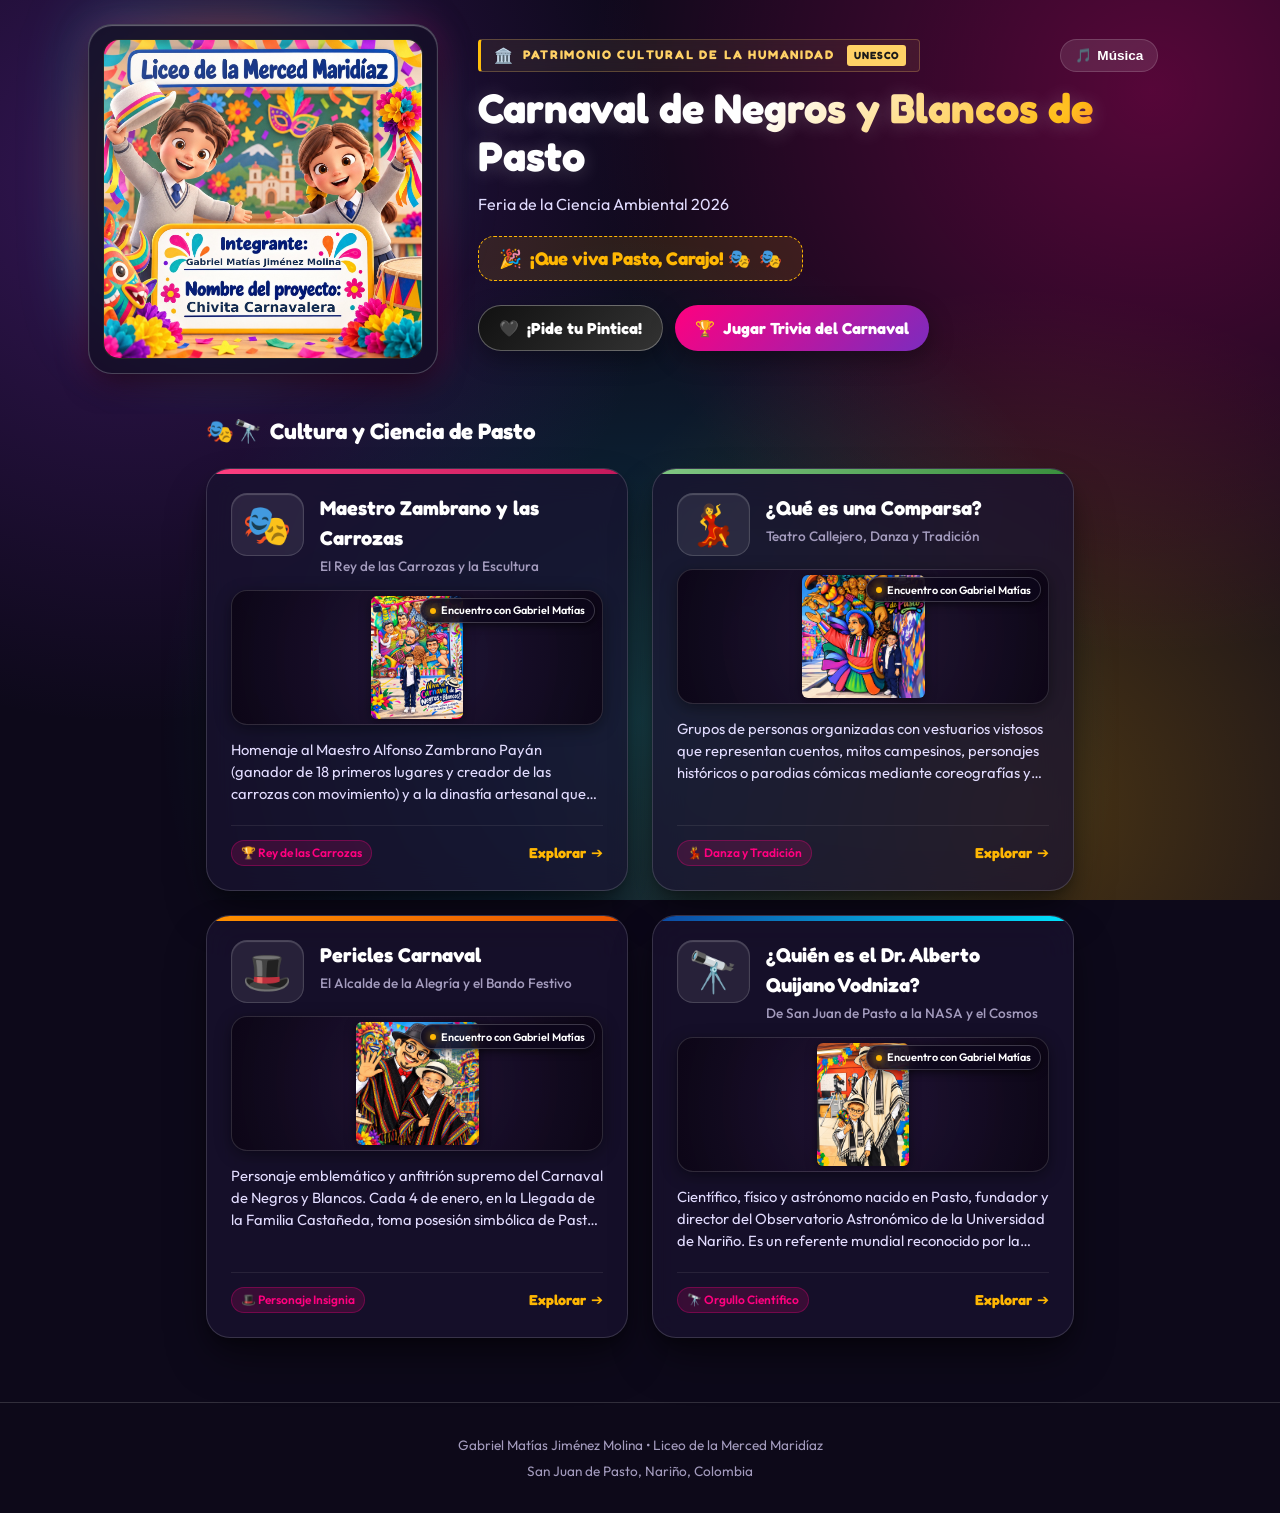
<file: index.html>
<!DOCTYPE html>
<html lang="es">

<head>
  <meta charset="UTF-8">
  <meta name="viewport" content="width=device-width, initial-scale=1.0, maximum-scale=5.0">
  <meta name="theme-color" content="#0d091a">
  <meta name="description"
    content="Exposición interactiva sobre el Carnaval de Negros y Blancos de Pasto para la Feria de la Ciencia Ambiental 2026. Videos, historia, música y trivia.">
  <meta name="author" content="Exposición Escolar Carnaval de Pasto">

  <title>Carnaval de Negros y Blancos de Pasto | Exposición Interactiva</title>

  <!-- Favicon de máscara festiva -->
  <link rel="icon"
    href="data:image/svg+xml,<svg xmlns=%22http://www.w3.org/2000/svg%22 viewBox=%220 0 100 100%22><text y=%22.9em%22 font-size=%2290%22>🎭</text></svg>">

  <!-- Estilos principales -->
  <link rel="stylesheet" href="css/main.css">
</head>

<body>

  <!-- ==========================================================================
       CABECERA Y HERO DE BIENVENIDA
       ========================================================================== -->
  <header class="site-header">



    <div class="hero-container">
      <!-- Tarjeta Destacada del Proyecto Escolar -->
      <div class="hero-project-card-wrapper">
        <div class="project-poster-glow"></div>
        <div class="project-poster-card" id="projectPosterCard" tabindex="0" role="button"
          aria-label="Ver afiche oficial del proyecto Chivita Carnavalera en tamaño completo">

          <div class="project-poster-img-container">
            <img src="assets/img/titulo_proyecto.png"
              alt="Liceo de la Merced Maridíaz - Integrante: Gabriel Matías Jiménez Molina - Proyecto: Chivita Carnavalera"
              class="project-poster-img" id="projectPosterImg" loading="eager" />
            <div class="poster-overlay-shine"></div>
          </div>
        </div>
      </div>

      <!-- Textos y botones del Hero -->
      <div class="hero-banner">
        <div class="hero-top-row">
          <div class="hero-badge-festivo" aria-label="Distinción oficial: Patrimonio Cultural de la Humanidad UNESCO">
            <span class="badge-icon">🏛️</span>
            <span>Patrimonio Cultural de la Humanidad</span>
            <span class="badge-tag">UNESCO</span>
          </div>
          <button id="btnAudioToggle" class="btn-icon" aria-label="Activar o desactivar música tradicional"
            title="Escuchar Son Sureño (Música tradicional del Carnaval)">
            <span id="audioIcon">🎵</span> <span id="audioLabel">Música</span>
          </button>
        </div>
        <h1 class="hero-title" id="siteTitle">Carnaval de Negros y Blancos</h1>
        <p class="hero-subtitle" id="siteSubtitle">
          Exposición interactiva sobre la magia, los artesanos, las carrozas y la música de San Juan de Pasto.
        </p>
        <div class="hero-lema" id="siteLema">
          <span>🎉</span> ¡Que viva Pasto, Carajo! <span>🎭</span>
        </div>

        <!-- Botones de Acción Rápida -->
        <div class="quick-triggers">
          <button id="btnPedirPintica" class="btn-trigger btn-pintica">
            <span>🖤</span> ¡Pide tu Pintica!
          </button>
          <button id="btnIniciarTrivia" class="btn-trigger btn-trivia">
            <span>🏆</span> Jugar Trivia del Carnaval
          </button>
        </div>
      </div>
    </div>
  </header>

  <!-- ==========================================================================
       SECCIÓN PRINCIPAL: CATEGORÍAS CULTURALES
       ========================================================================== -->
  <main class="main-container">
    <div class="section-heading">
      <h2><span>🎭🔭</span> Cultura y Ciencia de Pasto</h2>
    </div>

    <!-- El listado de categorías se genera dinámicamente con JavaScript -->
    <div class="categories-grid" id="categoriesGrid" role="list">
      <!-- Inyectado por app.js -->
    </div>
  </main>

  <!-- ==========================================================================
       MODAL DE DETALLE Y REPRODUCTOR DE DOBLE VIDEO
       ========================================================================== -->
  <div class="modal-overlay" id="culturalModal" role="dialog" aria-modal="true" aria-hidden="true">
    <div class="modal-container">
      <div class="modal-header">
        <div class="modal-title-group">
          <span class="modal-icon" id="modalIcon">🎭</span>
          <div>
            <h2 id="modalTitle">Título de la Categoría</h2>
            <div class="card-subtitle" id="modalSubtitle">Subtítulo explicativo</div>
          </div>
        </div>
        <button class="btn-close-modal" id="btnCloseModal" aria-label="Cerrar ventana">✕</button>
      </div>

      <div class="modal-body">
        <!-- Pestañas de doble video -->
        <div class="video-tabs-wrapper">
          <div class="video-tabs" role="tablist">
            <button class="video-tab-btn active" id="tabBtnNino" role="tab" aria-selected="true">
              <span>👦</span> El Expositor Explica
            </button>
            <button class="video-tab-btn" id="tabBtnCarnaval" role="tab" aria-selected="false">
              <span>🎬</span> En el Desfile Real
            </button>
          </div>

          <div class="video-frame-container" id="videoContainer">
            <!-- Reproductor de video inyectado dinámicamente (iframe o video) -->
          </div>
        </div>

        <!-- Información cultural detallada -->
        <div class="cultural-info">
          <!-- Foto destacada del niño con el personaje (si aplica) -->
          <div id="modalPhotoContainer" class="modal-photo-container" style="display: none;"></div>

          <div class="cultural-quote" id="modalQuote">«Frase destacada»</div>

          <p class="card-summary" id="modalResumen" style="-webkit-line-clamp: unset;"></p>

          <div class="cultural-points-title">
            <span>✨</span> Lo más importante:
          </div>
          <div class="points-list" id="modalPointsList">
            <!-- Puntos clave inyectados dinámicamente -->
          </div>
        </div>
      </div>
    </div>
  </div>

  <!-- ==========================================================================
       MODAL DE LA TRIVIA INTERACTIVA
       ========================================================================== -->
  <div class="modal-overlay" id="triviaModal" role="dialog" aria-modal="true" aria-hidden="true">
    <div class="modal-container" style="max-width: 580px;">
      <div class="modal-header">
        <div class="modal-title-group">
          <span class="modal-icon">🏆</span>
          <div>
            <h2>Trivia del Carnaval</h2>
            <div class="card-subtitle">Demuestra cuánto sabes sobre Pasto</div>
          </div>
        </div>
        <button class="btn-close-modal" id="btnCloseTrivia" aria-label="Cerrar trivia">✕</button>
      </div>

      <div class="modal-body">
        <div class="trivia-box" id="triviaBox">
          <!-- Pantalla activa de pregunta -->
          <div id="triviaQuestionScreen">
            <div class="trivia-progress-bar">
              <div class="trivia-progress-fill" id="triviaProgressFill"></div>
            </div>
            <div class="trivia-counter" id="triviaCounter">Pregunta 1 de 4</div>
            <div class="trivia-question" id="triviaQuestionText">¿Pregunta?</div>
            <div class="trivia-options" id="triviaOptionsContainer">
              <!-- Opciones inyectadas dinámicamente -->
            </div>
            <div class="trivia-feedback" id="triviaFeedback"></div>
            <button id="btnSiguientePregunta" class="btn-trigger btn-trivia"
              style="width: 100%; justify-content: center; display: none;">
              Siguiente Pregunta ➔
            </button>
          </div>

          <!-- Pantalla de resultados finales -->
          <div id="triviaResultScreen" class="trivia-result-screen" style="display: none;">
            <div class="trivia-trophy" id="triviaTrophy">🏅</div>
            <h3 id="triviaResultTitle">¡Felicitaciones!</h3>
            <p id="triviaFinalScore">Has respondido correctamente 5 de 5 preguntas.</p>
            <div class="cultural-quote" id="triviaResultMessage" style="margin-bottom: 1.5rem;">
              «¡Eres un auténtico Embajador de la Cultura y el Carnaval de Pasto!»
            </div>
            <button id="btnReiniciarTrivia" class="btn-trigger btn-pintica" style="margin: 0 auto;">
              🔄 Volver a Jugar
            </button>
          </div>
        </div>
      </div>
    </div>
  </div>

  <!-- ==========================================================================
       MODAL LIGHTBOX PARA EL AFICHE DEL PROYECTO
       ========================================================================== -->
  <div class="poster-lightbox" id="posterLightbox" aria-hidden="true" role="dialog" aria-modal="true"
    aria-label="Afiche Oficial del Proyecto">
    <div class="lightbox-backdrop" id="lightboxBackdrop"></div>
    <div class="lightbox-content">
      <button class="btn-close-lightbox" id="btnCloseLightbox" aria-label="Cerrar vista ampliada">✕</button>
      <img src="assets/img/titulo_proyecto.png" alt="Afiche Oficial - Liceo de la Merced Maridíaz - Chivita Carnavalera"
        class="lightbox-img" />
      <div class="lightbox-caption">
        <h3>Liceo de la Merced Maridíaz</h3>
        <p><strong>Expositor:</strong> Gabriel Matías Jiménez Molina &nbsp;•&nbsp; <strong>Proyecto:</strong> Chivita
          Carnavalera</p>
      </div>
    </div>
  </div>

  <!-- ==========================================================================
       OVERLAY FESTIVO DE "LA PINTICA"
       ========================================================================== -->
  <div class="pintica-splash-overlay" id="pinticaOverlay">
    <div class="pintica-splat">
      <div style="font-size: 2.5rem; margin-bottom: 0.25rem;">🎭🖤</div>
      <h3>¡Una Pintica por favor!</h3>
      <p>¡Que vivan los Negros!</p>
    </div>
  </div>

  <!-- Elemento de audio para música tradicional (Son Sureño de Pasto) -->
  <audio id="audioCarnaval" loop preload="metadata" src="assets/audio/sonsureno.mp3">
    <source src="assets/audio/sonsureno.mp3" type="audio/mpeg">
  </audio>

  <!-- ==========================================================================
       PIE DE PÁGINA
       ========================================================================== -->
  <footer class="site-footer">
    <p id="footerStandDesc">Feria de la Ciencia y la Tecnología • Exposición Cultural</p>
    <p id="footerSecretTrigger" style="margin-top: 0.35rem; user-select: none;">San Juan de Pasto, Nariño, Colombia</p>
  </footer>

  <!-- Scripts del sistema -->
  <script src="data/carnaval-data.js"></script>
  <script src="js/audio.js"></script>
  <script src="js/pintica.js"></script>
  <script src="js/trivia.js"></script>
  <script src="js/app.js"></script>
</body>

</html>
</file>
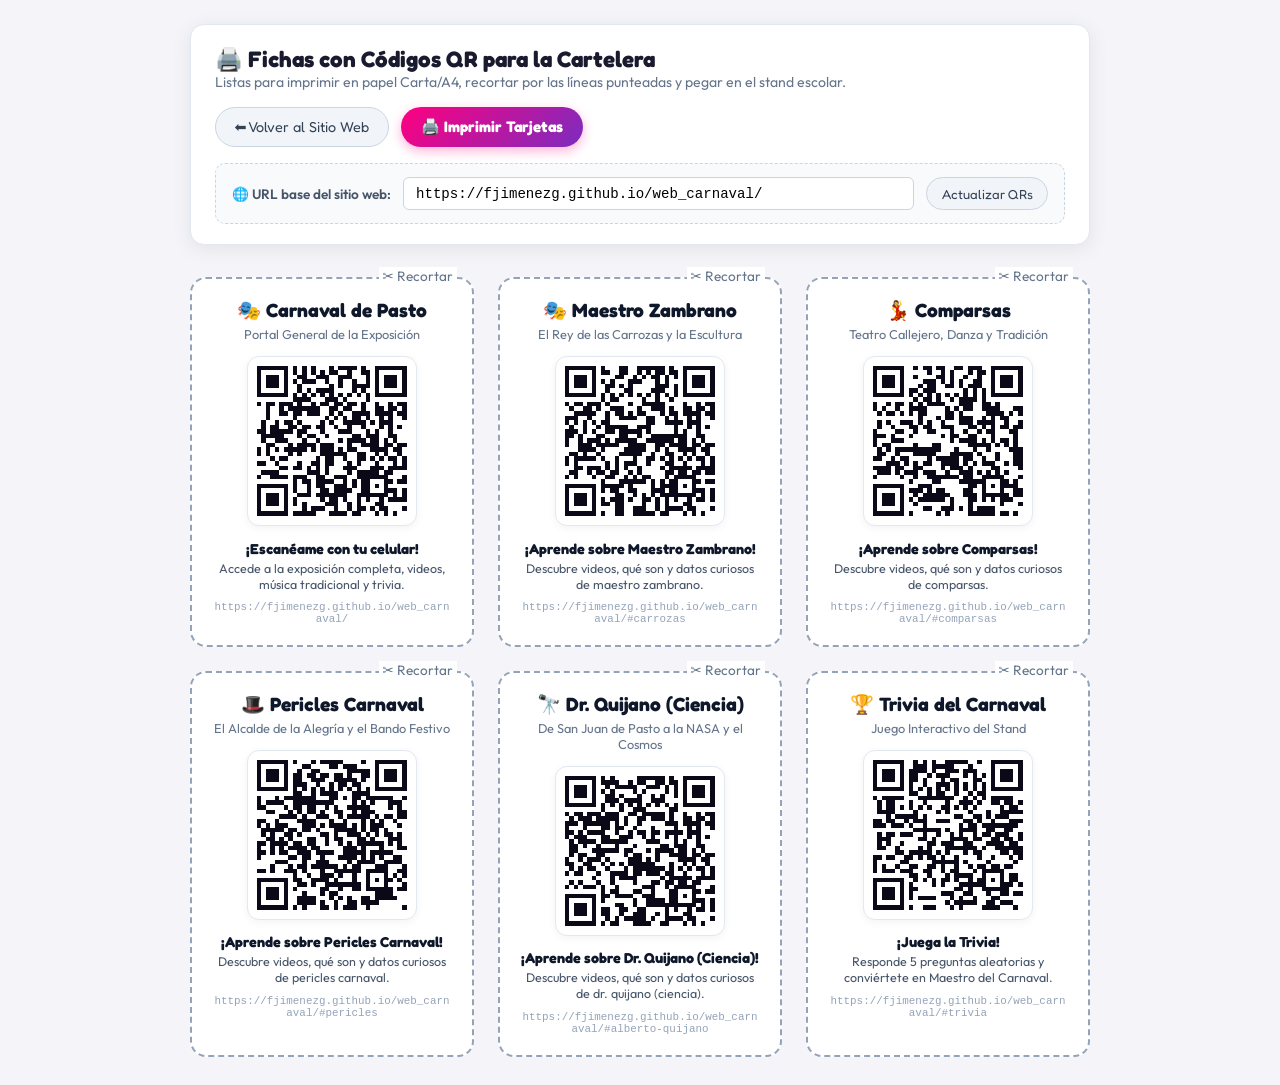
<file: imprimir.html>
<!DOCTYPE html>
<html lang="es">

<head>
  <meta charset="UTF-8">
  <meta name="viewport" content="width=device-width, initial-scale=1.0">
  <title>Fichas QR para Cartelera Escolar | Carnaval de Pasto</title>

  <link rel="icon"
    href="data:image/svg+xml,<svg xmlns=%22http://www.w3.org/2000/svg%22 viewBox=%220 0 100 100%22><text y=%22.9em%22 font-size=%2290%22>🖨️</text></svg>">
  <link rel="stylesheet" href="css/print.css">
</head>

<body>

  <!-- ==========================================================================
       BARRA DE CONTROL PARA CONFIGURACIÓN E IMPRESIÓN
       (Se oculta automáticamente al imprimir)
       ========================================================================== -->
  <div class="print-toolbar">
    <div class="toolbar-header">
      <div class="toolbar-title">
        <h1>🖨️ Fichas con Códigos QR para la Cartelera</h1>
        <p>Listas para imprimir en papel Carta/A4, recortar por las líneas punteadas y pegar en el stand escolar.</p>
      </div>
      <div class="toolbar-actions">
        <a href="index.html" class="btn-secondary">⬅ Volver al Sitio Web</a>
        <button id="btnPrintCards" class="btn-print">🖨️ Imprimir Tarjetas</button>
      </div>
    </div>

    <!-- Ajuste de la URL de GitHub Pages -->
    <div class="url-config-box">
      <label for="inputBaseUrl">🌐 URL base del sitio web:</label>
      <input type="text" id="inputBaseUrl" value="https://fjimenezg.github.io/web_carnaval/"
        placeholder="https://fjimenezg.github.io/web_carnaval/">
      <button id="btnActualizarUrl" class="btn-secondary" style="padding: 0.45rem 0.9rem; font-size: 0.82rem;">
        Actualizar QRs
      </button>
    </div>
  </div>

  <!-- ==========================================================================
       HOJA DE TARJETAS QR RECORTABLES
       ========================================================================== -->
  <main class="sheet-container">
    <div class="cards-grid" id="cardsGrid">
      <!-- Generado dinámicamente con qrcode.min.js y carnaval-data.js -->
    </div>
  </main>

  <!-- Bibliotecas necesarias -->
  <script src="data/carnaval-data.js"></script>
  <script src="js/qrcode.min.js"></script>

  <script>
    document.addEventListener("DOMContentLoaded", () => {
      const cardsGrid = document.getElementById("cardsGrid");
      const inputBaseUrl = document.getElementById("inputBaseUrl");
      const btnActualizarUrl = document.getElementById("btnActualizarUrl");
      const btnPrintCards = document.getElementById("btnPrintCards");

      // 1. Determinar URL Base por defecto (URL real de publicación en GitHub Pages)
      const PROD_URL = (typeof CARNAVAL_DATA !== "undefined" && CARNAVAL_DATA.standInfo && CARNAVAL_DATA.standInfo.sitioUrl)
        ? CARNAVAL_DATA.standInfo.sitioUrl
        : "https://fjimenezg.github.io/web_carnaval/";

      let defaultBaseUrl = PROD_URL;
      // Si ya está corriendo en el subdominio fjimenezg.github.io, usar la ubicación actual
      if (window.location.origin.includes("fjimenezg.github.io")) {
        defaultBaseUrl = window.location.href.split("imprimir.html")[0];
      }

      inputBaseUrl.value = defaultBaseUrl;

      // 2. Definir lista completa de tarjetas a imprimir
      function obtenerTarjetas(baseUrl) {
        // Limpiar slash final para evitar dobles barras
        const cleanBase = baseUrl.endsWith("/") ? baseUrl : baseUrl + "/";

        const lista = [
          {
            id: "general",
            titulo: "Carnaval de Pasto",
            icono: "🎭",
            subtitulo: "Portal General de la Exposición",
            url: cleanBase,
            cta: "¡Escanéame con tu celular!",
            desc: "Accede a la exposición completa, videos, música tradicional y trivia."
          }
        ];

        // Añadir cada categoría cultural
        if (typeof CARNAVAL_DATA !== "undefined" && CARNAVAL_DATA.categorias) {
          CARNAVAL_DATA.categorias.forEach((cat) => {
            lista.push({
              id: cat.id,
              titulo: cat.nombreCorto || cat.titulo,
              icono: cat.icono,
              subtitulo: cat.subtitulo,
              url: `${cleanBase}#${cat.id}`,
              cta: `¡Aprende sobre ${cat.nombreCorto}!`,
              desc: `Descubre videos, qué son y datos curiosos de ${cat.nombreCorto.toLowerCase()}.`
            });
          });
        }

        // Añadir tarjeta de la trivia
        lista.push({
          id: "trivia",
          titulo: "Trivia del Carnaval",
          icono: "🏆",
          subtitulo: "Juego Interactivo del Stand",
          url: `${cleanBase}#trivia`,
          cta: "¡Juega la Trivia!",
          desc: "Responde 5 preguntas aleatorias y conviértete en Maestro del Carnaval."
        });

        return lista;
      }

      // 3. Renderizar tarjetas y sus códigos QR
      function renderizarTarjetas() {
        cardsGrid.innerHTML = "";
        const baseUrl = inputBaseUrl.value.trim() || defaultBaseUrl;
        const tarjetas = obtenerTarjetas(baseUrl);

        tarjetas.forEach((item, index) => {
          const card = document.createElement("div");
          card.className = "qr-print-card";

          card.innerHTML = `
            <div class="cut-icon">✂ Recortar</div>
            <h2 class="qr-card-title">${item.icono} ${item.titulo}</h2>
            <div class="qr-card-subtitle">${item.subtitulo}</div>
            
            <div class="qr-card-canvas-box" id="qrContainer-${item.id}"></div>
            
            <div class="qr-card-cta">${item.cta}</div>
            <p class="qr-card-desc">${item.desc}</p>
            <div class="qr-card-url">${item.url}</div>
          `;

          cardsGrid.appendChild(card);

          // Generar código QR usando QRCode.js
          setTimeout(() => {
            const container = document.getElementById(`qrContainer-${item.id}`);
            if (container && typeof QRCode !== "undefined") {
              new QRCode(container, {
                text: item.url,
                width: 150,
                height: 150,
                colorDark: "#0b0817",
                colorLight: "#ffffff",
                correctLevel: QRCode.CorrectLevel.M
              });
            }
          }, 10 * index);
        });
      }

      // Eventos
      btnActualizarUrl.addEventListener("click", () => {
        renderizarTarjetas();
      });

      inputBaseUrl.addEventListener("keydown", (e) => {
        if (e.key === "Enter") {
          renderizarTarjetas();
        }
      });

      btnPrintCards.addEventListener("click", () => {
        window.print();
      });

      // Render inicial
      renderizarTarjetas();
    });
  </script>
</body>

</html>
</file>
<file: css/main.css>
/* ==========================================================================
   SISTEMA DE DISEÑO - CARNAVAL DE NEGROS Y BLANCOS DE PASTO
   Estilo festivo, moderno, Mobile-First con Glassmorphism y micro-animaciones
   ========================================================================== */

@import url('https://fonts.googleapis.com/css2?family=Outfit:wght@300;400;500;600;700;800;900&family=Fredoka:wght@600;700&display=swap');

:root {
  /* Paleta vibrante inspirada en el Carnaval */
  --color-carnaval-pink: #ff007f;
  --color-carnaval-yellow: #ffb703;
  --color-carnaval-orange: #fb8500;
  --color-carnaval-blue: #00e5ff;
  --color-carnaval-purple: #7b2cbf;
  --color-carnaval-green: #00f59b;

  /* Fondos y superficies con Glassmorphism */
  --bg-body: #0d091a;
  --bg-surface: rgba(26, 19, 48, 0.72);
  --bg-surface-hover: rgba(38, 28, 70, 0.88);
  --bg-surface-elevated: rgba(43, 31, 80, 0.95);
  --border-glass: rgba(255, 255, 255, 0.15);
  --border-glass-bright: rgba(255, 255, 255, 0.35);

  /* Texto */
  --text-primary: #ffffff;
  --text-secondary: #e2dcff;
  --text-muted: #a39bbd;

  /* Sombras y elevaciones espaciales (Antigravity Style) */
  --shadow-sm: 0 4px 12px rgba(0, 0, 0, 0.25);
  --shadow-md: 0 8px 24px rgba(0, 0, 0, 0.35);
  --shadow-lg: 0 16px 40px rgba(0, 0, 0, 0.5);
  --shadow-neon: 0 0 20px rgba(255, 0, 127, 0.35);
  --shadow-antigravity: 
    0 4px 8px -2px rgba(0, 0, 0, 0.2),
    0 12px 24px -4px rgba(0, 0, 0, 0.3),
    0 24px 48px -8px rgba(0, 0, 0, 0.4);
  --shadow-floating: 
    0 8px 16px -2px rgba(0, 0, 0, 0.25),
    0 20px 36px -4px rgba(0, 0, 0, 0.35),
    0 36px 64px -6px rgba(0, 0, 0, 0.45),
    0 0 30px var(--glow-color, rgba(255, 0, 127, 0.25));

  /* Curvas de aceleración orgánicas (Spring Easing) */
  --ease-spring: cubic-bezier(0.16, 1, 0.3, 1);
  --ease-bounce: cubic-bezier(0.34, 1.56, 0.64, 1);

  /* Bordes */
  --radius-sm: 10px;
  --radius-md: 16px;
  --radius-lg: 24px;
  --radius-full: 9999px;

  /* Tipografías */
  --font-heading: 'Fredoka', 'Outfit', system-ui, sans-serif;
  --font-body: 'Outfit', -apple-system, BlinkMacSystemFont, sans-serif;
}

/* Reset y caja */
*, *::before, *::after {
  box-sizing: border-box;
  margin: 0;
  padding: 0;
  -webkit-tap-highlight-color: transparent;
}

html {
  scroll-behavior: smooth;
  font-size: 16px;
}

body {
  font-family: var(--font-body);
  background-color: var(--bg-body);
  color: var(--text-primary);
  min-height: 100vh;
  line-height: 1.5;
  overflow-x: hidden;
  background-image: 
    radial-gradient(circle at 10% 20%, rgba(123, 44, 191, 0.35) 0%, transparent 40%),
    radial-gradient(circle at 90% 10%, rgba(255, 0, 127, 0.3) 0%, transparent 40%),
    radial-gradient(circle at 50% 80%, rgba(0, 229, 255, 0.2) 0%, transparent 50%),
    radial-gradient(circle at 80% 90%, rgba(255, 183, 3, 0.25) 0%, transparent 40%);
  background-attachment: fixed;
}

/* ==========================================================================
   CABECERA Y HERO FESTIVO
   ========================================================================== */
.site-header {
  position: relative;
  padding: 1.5rem 1rem 1rem;
  text-align: center;
  overflow: hidden;
}

.top-bar {
  display: flex;
  justify-content: space-between;
  align-items: center;
  max-width: 1120px;
  margin: 0 auto 1.5rem;
  padding: 0.5rem 0.75rem;
  background: var(--bg-surface);
  backdrop-filter: blur(12px);
  -webkit-backdrop-filter: blur(12px);
  border: 1px solid var(--border-glass);
  border-radius: var(--radius-full);
}

.stand-badge {
  display: inline-flex;
  align-items: center;
  gap: 0.5rem;
  font-size: 0.85rem;
  font-weight: 600;
  color: var(--color-carnaval-yellow);
  padding: 0.25rem 0.75rem;
  background: rgba(255, 183, 3, 0.15);
  border-radius: var(--radius-full);
}

.top-actions {
  display: flex;
  gap: 0.5rem;
}

.btn-icon {
  display: inline-flex;
  align-items: center;
  justify-content: center;
  gap: 0.35rem;
  background: rgba(255, 255, 255, 0.1);
  border: 1px solid var(--border-glass);
  color: var(--text-primary);
  padding: 0.45rem 0.85rem;
  border-radius: var(--radius-full);
  font-size: 0.85rem;
  font-weight: 600;
  cursor: pointer;
  transition: all 0.2s ease;
  text-decoration: none;
}

.btn-icon:hover, .btn-icon:active {
  background: rgba(255, 255, 255, 0.2);
  transform: translateY(-1px);
}

.btn-icon.active {
  background: var(--color-carnaval-pink);
  border-color: var(--color-carnaval-pink);
  box-shadow: 0 0 15px rgba(255, 0, 127, 0.5);
}

/* ==========================================================================
   HERO CONTAINER Y AFICHE OFICIAL DEL PROYECTO
   ========================================================================== */
.hero-container {
  display: grid;
  grid-template-columns: minmax(280px, 350px) 1fr;
  align-items: center;
  gap: 2.5rem;
  max-width: 1120px;
  margin: 0 auto 1.5rem;
  padding: 0 0.5rem;
  text-align: left;
}

.hero-project-card-wrapper {
  position: relative;
  width: 100%;
  max-width: 350px;
  margin: 0 auto;
  perspective: 1200px;
}

.project-poster-glow {
  position: absolute;
  inset: -12px;
  background: radial-gradient(circle at 40% 40%, rgba(255, 0, 127, 0.4), rgba(255, 183, 3, 0.35), rgba(0, 245, 212, 0.25), transparent 75%);
  filter: blur(28px);
  border-radius: var(--radius-lg);
  z-index: 0;
  pointer-events: none;
  animation: glowPulse 5s ease-in-out infinite alternate;
}

@keyframes glowPulse {
  0% { opacity: 0.65; transform: scale(0.96); }
  100% { opacity: 1; transform: scale(1.04); }
}

.project-poster-card {
  position: relative;
  z-index: 1;
  background: rgba(22, 14, 38, 0.85);
  backdrop-filter: blur(18px);
  -webkit-backdrop-filter: blur(18px);
  border: 1px solid rgba(255, 255, 255, 0.22);
  border-radius: var(--radius-lg);
  padding: 0.85rem;
  box-shadow: 
    0 12px 30px -5px rgba(0, 0, 0, 0.65),
    0 0 35px rgba(255, 0, 127, 0.25),
    inset 0 1px 1px rgba(255, 255, 255, 0.35);
  cursor: pointer;
  transition: transform 0.35s cubic-bezier(0.16, 1, 0.3, 1),
              box-shadow 0.35s cubic-bezier(0.16, 1, 0.3, 1),
              border-color 0.3s ease;
  overflow: hidden;
  user-select: none;
}

.project-poster-card:hover, .project-poster-card:focus-visible {
  transform: translateY(-6px) scale(1.02);
  border-color: rgba(255, 183, 3, 0.65);
  box-shadow: 
    0 22px 40px -8px rgba(0, 0, 0, 0.75),
    0 0 45px rgba(255, 183, 3, 0.45),
    inset 0 1px 2px rgba(255, 255, 255, 0.5);
  outline: none;
}

.project-poster-header {
  display: flex;
  align-items: center;
  justify-content: space-between;
  margin-bottom: 0.65rem;
  padding: 0 0.15rem;
}

.project-poster-badge {
  display: inline-flex;
  align-items: center;
  gap: 0.4rem;
  font-size: 0.78rem;
  font-weight: 700;
  color: var(--color-carnaval-yellow);
  background: rgba(255, 183, 3, 0.15);
  border: 1px solid rgba(255, 183, 3, 0.35);
  padding: 0.25rem 0.65rem;
  border-radius: var(--radius-full);
}

.project-poster-badge .badge-dot {
  width: 7px;
  height: 7px;
  background: var(--color-carnaval-yellow);
  border-radius: 50%;
  box-shadow: 0 0 8px var(--color-carnaval-yellow);
  animation: blinkDot 2s infinite ease-in-out;
}

@keyframes blinkDot {
  0%, 100% { opacity: 1; }
  50% { opacity: 0.35; }
}

.poster-zoom-btn {
  display: inline-flex;
  align-items: center;
  gap: 0.3rem;
  font-size: 0.74rem;
  font-weight: 600;
  color: var(--text-muted);
  background: rgba(255, 255, 255, 0.08);
  border: 1px solid rgba(255, 255, 255, 0.15);
  padding: 0.2rem 0.6rem;
  border-radius: var(--radius-full);
  transition: all 0.2s ease;
}

.project-poster-card:hover .poster-zoom-btn {
  color: #fff;
  background: linear-gradient(135deg, var(--color-carnaval-pink), var(--color-carnaval-purple));
  border-color: rgba(255, 255, 255, 0.3);
  box-shadow: 0 2px 8px rgba(255, 0, 127, 0.4);
}

.project-poster-img-container {
  position: relative;
  width: 100%;
  aspect-ratio: 1 / 1;
  border-radius: var(--radius-md);
  overflow: hidden;
  background: #000;
  border: 1px solid rgba(255, 255, 255, 0.15);
  box-shadow: inset 0 0 20px rgba(0, 0, 0, 0.4);
}

.project-poster-img {
  width: 100%;
  height: 100%;
  object-fit: cover;
  display: block;
  transition: transform 0.5s cubic-bezier(0.16, 1, 0.3, 1);
}

.project-poster-card:hover .project-poster-img {
  transform: scale(1.035);
}

.poster-overlay-shine {
  position: absolute;
  inset: 0;
  background: linear-gradient(135deg, rgba(255, 255, 255, 0.18) 0%, transparent 60%);
  pointer-events: none;
}

.project-poster-footer {
  margin-top: 0.75rem;
  padding: 0 0.15rem;
  text-align: center;
}

.project-meta-school {
  font-family: var(--font-heading);
  font-size: 0.92rem;
  font-weight: 700;
  color: #ffffff;
  margin-bottom: 0.35rem;
  letter-spacing: 0.3px;
}

.project-meta-details {
  display: flex;
  align-items: center;
  justify-content: center;
  gap: 0.45rem;
  font-size: 0.76rem;
  color: var(--text-secondary);
  flex-wrap: wrap;
}

.project-meta-pill {
  background: rgba(255, 255, 255, 0.08);
  padding: 0.2rem 0.55rem;
  border-radius: var(--radius-sm);
  border: 1px solid rgba(255, 255, 255, 0.12);
  white-space: nowrap;
}

.hero-banner {
  max-width: 680px;
  margin: 0;
}

.hero-top-row {
  display: flex;
  align-items: center;
  justify-content: space-between;
  flex-wrap: wrap;
  gap: 0.75rem;
  margin-bottom: 0.75rem;
}

.hero-badge-festivo {
  display: inline-flex;
  align-items: center;
  gap: 0.55rem;
  font-family: var(--font-heading);
  font-size: 0.78rem;
  font-weight: 700;
  letter-spacing: 1.8px;
  text-transform: uppercase;
  color: #ffd166;
  background: rgba(255, 209, 102, 0.08);
  border: 1px solid rgba(255, 209, 102, 0.25);
  border-left: 3px solid #ffbe0b;
  border-radius: 4px;
  padding: 0.35rem 0.8rem;
  margin-bottom: 0;
  box-shadow: none;
  backdrop-filter: blur(8px);
  user-select: none;
  pointer-events: none;
}

.hero-badge-festivo .badge-icon {
  font-size: 0.95rem;
  line-height: 1;
}

.hero-badge-festivo .badge-tag {
  font-size: 0.65rem;
  font-weight: 800;
  letter-spacing: 0.8px;
  color: #1a1a1a;
  background: #ffd166;
  padding: 0.15rem 0.45rem;
  border-radius: 3px;
  margin-left: 0.25rem;
}

.hero-title {
  font-family: var(--font-heading);
  font-size: clamp(1.8rem, 5.5vw, 2.6rem);
  font-weight: 700;
  line-height: 1.15;
  margin-bottom: 0.75rem;
  background: linear-gradient(135deg, #ffffff 40%, var(--color-carnaval-yellow) 80%, var(--color-carnaval-pink) 100%);
  -webkit-background-clip: text;
  -webkit-text-fill-color: transparent;
  text-shadow: 0 2px 20px rgba(255, 255, 255, 0.2);
}

.hero-subtitle {
  font-size: 1rem;
  color: var(--text-secondary);
  margin-bottom: 1.25rem;
  max-width: 540px;
}

.hero-lema {
  display: inline-flex;
  align-items: center;
  gap: 0.5rem;
  font-family: var(--font-heading);
  font-size: 1.15rem;
  font-weight: 700;
  color: var(--color-carnaval-yellow);
  background: rgba(255, 183, 3, 0.12);
  border: 1px dashed var(--color-carnaval-yellow);
  padding: 0.5rem 1.25rem;
  border-radius: var(--radius-md);
  margin-bottom: 1.5rem;
}

/* ==========================================================================
   BOTONES DE ACCIÓN RÁPIDA (PINTICA Y TRIVIA)
   ========================================================================== */
.quick-triggers {
  display: flex;
  justify-content: flex-start;
  gap: 0.75rem;
  flex-wrap: wrap;
  margin-bottom: 0.5rem;
  padding: 0;
}

@media (max-width: 900px) {
  .hero-container {
    display: flex;
    flex-direction: column;
    align-items: center;
    text-align: center;
    gap: 1.75rem;
  }

  .hero-banner {
    margin: 0 auto;
    text-align: center;
  }

  .hero-top-row {
    justify-content: center;
  }

  .hero-subtitle {
    margin-left: auto;
    margin-right: auto;
  }

  .quick-triggers {
    justify-content: center;
    margin-bottom: 1.5rem;
  }
}

.btn-trigger {
  display: inline-flex;
  align-items: center;
  gap: 0.5rem;
  padding: 0.75rem 1.25rem;
  border-radius: var(--radius-full);
  font-family: var(--font-heading);
  font-size: 1rem;
  font-weight: 700;
  border: none;
  cursor: pointer;
  transition: all 0.25s cubic-bezier(0.175, 0.885, 0.32, 1.275);
  box-shadow: var(--shadow-md);
  text-decoration: none;
}

.btn-trigger:hover, .btn-trigger:focus-visible {
  transform: translateY(-3px) scale(1.03);
}

.btn-pintica {
  background: linear-gradient(135deg, #111111, #333333);
  color: #ffffff;
  border: 1px solid rgba(255, 255, 255, 0.3);
}

.btn-pintica:hover {
  box-shadow: 0 0 20px rgba(255, 255, 255, 0.3);
}

.btn-trivia {
  background: linear-gradient(135deg, var(--color-carnaval-pink), var(--color-carnaval-purple));
  color: #ffffff;
}

.btn-trivia:hover {
  box-shadow: 0 0 25px rgba(255, 0, 127, 0.5);
}

/* ==========================================================================
   GRID DE CATEGORÍAS CULTURALES
   ========================================================================== */
.main-container {
  max-width: 900px;
  margin: 0 auto;
  padding: 0 1rem 4rem;
}

.section-heading {
  display: flex;
  align-items: center;
  justify-content: space-between;
  margin-bottom: 1.25rem;
}

.section-heading h2 {
  font-family: var(--font-heading);
  font-size: 1.4rem;
  color: var(--text-primary);
  display: flex;
  align-items: center;
  gap: 0.5rem;
}

.qr-tip {
  font-size: 0.85rem;
  color: var(--color-carnaval-blue);
  background: rgba(0, 229, 255, 0.1);
  padding: 0.25rem 0.75rem;
  border-radius: var(--radius-full);
}

.categories-grid {
  display: grid;
  grid-template-columns: 1fr;
  gap: 1.5rem;
  perspective: 1200px;
}

@media (min-width: 600px) {
  .categories-grid {
    grid-template-columns: repeat(2, 1fr);
  }
}

.category-card {
  position: relative;
  background: var(--bg-surface);
  backdrop-filter: blur(16px);
  -webkit-backdrop-filter: blur(16px);
  border: 1px solid var(--border-glass);
  border-radius: var(--radius-lg);
  padding: 1.5rem;
  display: flex;
  flex-direction: column;
  justify-content: space-between;
  cursor: pointer;
  transform-style: preserve-3d;
  will-change: transform, box-shadow;
  box-shadow: var(--shadow-antigravity);
  transition: 
    transform 0.4s var(--ease-spring),
    box-shadow 0.4s var(--ease-spring),
    background-color 0.3s ease,
    border-color 0.3s ease;
  overflow: hidden;
  animation: antigravityCardDropIn 0.75s var(--ease-spring) both;
  animation-delay: calc(var(--stagger, 0) * 90ms);
}

@keyframes antigravityCardDropIn {
  from {
    opacity: 0;
    transform: perspective(1200px) translateY(35px) rotateX(10deg) scale(0.95);
  }
  to {
    opacity: 1;
    transform: perspective(1200px) translateY(0) rotateX(0deg) scale(1);
  }
}

.category-card::before {
  content: '';
  position: absolute;
  top: 0;
  left: 0;
  right: 0;
  height: 5px;
  background: var(--accent-gradient, var(--color-carnaval-pink));
  transition: height 0.3s var(--ease-spring);
  z-index: 2;
}

/* Capa de reflejo dinámico (Sheen Glare) */
.category-card::after {
  content: '';
  position: absolute;
  inset: 0;
  background: radial-gradient(circle at var(--sheen-x, 50%) var(--sheen-y, 50%), rgba(255, 255, 255, 0.14) 0%, transparent 65%);
  pointer-events: none;
  opacity: 0;
  transition: opacity 0.3s ease;
  border-radius: inherit;
  z-index: 1;
}

.category-card:hover {
  background: var(--bg-surface-hover);
  border-color: var(--border-glass-bright);
  box-shadow: var(--shadow-floating);
}

.category-card:hover::before {
  height: 8px;
}

.category-card:hover::after {
  opacity: 1;
}

/* ==========================================================================
   FOTOS DESTACADAS DEL NIÑO EXPOSITOR EN TARJETAS Y MODALES
   ========================================================================== */
.card-photo-wrapper {
  position: relative;
  width: 100%;
  height: 135px;
  border-radius: var(--radius-md);
  overflow: hidden;
  margin-bottom: 0.85rem;
  border: 1px solid rgba(255, 255, 255, 0.14);
  box-shadow: 0 4px 16px rgba(0, 0, 0, 0.4);
  background: radial-gradient(circle at center, rgba(38, 22, 58, 0.75) 0%, rgba(12, 6, 22, 0.95) 100%);
  display: flex;
  align-items: center;
  justify-content: center;
  padding: 5px;
}

.card-photo-img {
  max-width: 100%;
  max-height: 100%;
  width: auto;
  height: 100%;
  object-fit: contain;
  border-radius: 6px;
  box-shadow: 0 2px 12px rgba(0, 0, 0, 0.45);
  transition: transform 0.4s var(--ease-spring);
  display: block;
}

.category-card:hover .card-photo-img {
  transform: scale(1.05);
}

.card-photo-badge {
  position: absolute;
  top: 7px;
  right: 7px;
  display: inline-flex;
  align-items: center;
  gap: 0.35rem;
  background: rgba(12, 6, 26, 0.85);
  backdrop-filter: blur(8px);
  -webkit-backdrop-filter: blur(8px);
  border: 1px solid rgba(255, 255, 255, 0.2);
  color: #fff;
  font-size: 0.68rem;
  font-weight: 600;
  padding: 0.2rem 0.55rem;
  border-radius: var(--radius-full);
  box-shadow: 0 2px 8px rgba(0, 0, 0, 0.6);
  pointer-events: none;
}

.card-photo-badge .photo-dot {
  width: 6px;
  height: 6px;
  background: var(--color-carnaval-yellow);
  border-radius: 50%;
  box-shadow: 0 0 8px var(--color-carnaval-yellow);
}

/* Foto en el Modal Cultural */
.modal-photo-container {
  margin-bottom: 1.25rem;
}

.modal-photo-card {
  position: relative;
  background: radial-gradient(circle at center, rgba(35, 20, 55, 0.7) 0%, rgba(10, 5, 20, 0.95) 100%);
  border: 1px solid rgba(255, 255, 255, 0.18);
  border-radius: var(--radius-md);
  overflow: hidden;
  box-shadow: 0 10px 30px rgba(0, 0, 0, 0.55);
  display: flex;
  flex-direction: column;
  align-items: center;
}

.modal-photo-img {
  max-width: 100%;
  max-height: 380px;
  width: auto;
  height: auto;
  object-fit: contain;
  display: block;
  padding: 8px 8px 0;
}

.modal-photo-caption {
  width: 100%;
  display: flex;
  align-items: center;
  justify-content: center;
  gap: 0.45rem;
  padding: 0.65rem 1rem;
  font-size: 0.85rem;
  font-weight: 600;
  color: var(--color-carnaval-yellow);
  background: rgba(18, 10, 32, 0.95);
  border-top: 1px solid rgba(255, 255, 255, 0.12);
  text-align: center;
}

.card-header {
  display: flex;
  align-items: flex-start;
  gap: 1rem;
  margin-bottom: 0.85rem;
}

.card-icon {
  font-size: 2.5rem;
  line-height: 1;
  background: rgba(255, 255, 255, 0.08);
  padding: 0.65rem;
  border-radius: var(--radius-md);
  border: 1px solid var(--border-glass);
  box-shadow: inset 0 1px 1px rgba(255, 255, 255, 0.2);
  transition: transform 0.4s var(--ease-spring);
  transform: translateZ(10px);
}

.category-card:hover .card-icon {
  transform: translateZ(26px) scale(1.1) rotate(-4deg);
}

.card-title-group h3 {
  font-family: var(--font-heading);
  font-size: 1.25rem;
  color: var(--text-primary);
  margin-bottom: 0.2rem;
  transition: transform 0.4s var(--ease-spring);
  transform: translateZ(8px);
}

.category-card:hover .card-title-group h3 {
  transform: translateZ(18px);
  color: #ffffff;
}

.card-subtitle {
  font-size: 0.85rem;
  color: var(--text-muted);
  font-weight: 500;
  transition: transform 0.4s var(--ease-spring);
  transform: translateZ(5px);
}

.card-summary {
  font-size: 0.92rem;
  color: var(--text-secondary);
  margin-bottom: 1.25rem;
  display: -webkit-box;
  -webkit-line-clamp: 3;
  -webkit-box-orient: vertical;
  overflow: hidden;
}

.card-footer {
  display: flex;
  align-items: center;
  justify-content: space-between;
  padding-top: 0.85rem;
  border-top: 1px solid rgba(255, 255, 255, 0.08);
}

.card-badges {
  display: flex;
  gap: 0.35rem;
}

.badge-video {
  font-size: 0.75rem;
  font-weight: 600;
  padding: 0.2rem 0.55rem;
  border-radius: var(--radius-full);
  background: rgba(255, 0, 127, 0.15);
  color: var(--color-carnaval-pink);
  border: 1px solid rgba(255, 0, 127, 0.3);
}

.btn-card-action {
  font-family: var(--font-heading);
  font-size: 0.9rem;
  font-weight: 700;
  color: var(--color-carnaval-yellow);
  display: flex;
  align-items: center;
  gap: 0.3rem;
  transition: transform 0.2s ease;
}

.category-card:hover .btn-card-action {
  transform: translateX(4px);
}

/* ==========================================================================
   MODAL DE DETALLE Y REPRODUCTOR DE DOBLE VIDEO
   ========================================================================== */
.modal-overlay {
  position: fixed;
  inset: 0;
  background: rgba(7, 4, 15, 0.88);
  backdrop-filter: blur(16px);
  -webkit-backdrop-filter: blur(16px);
  z-index: 9999;
  display: flex;
  align-items: center;
  justify-content: center;
  padding: 1rem;
  opacity: 0;
  pointer-events: none;
  perspective: 1200px;
  transition: opacity 0.3s var(--ease-spring);
}

.modal-overlay.active {
  opacity: 1;
  pointer-events: auto;
}

.modal-container {
  background: var(--bg-surface-elevated);
  border: 1px solid var(--border-glass-bright);
  border-radius: var(--radius-lg);
  width: 100%;
  max-width: 680px;
  max-height: 90vh;
  overflow-y: auto;
  box-shadow: 
    0 20px 50px -10px rgba(0, 0, 0, 0.7),
    0 0 40px rgba(123, 44, 191, 0.25),
    inset 0 1px 1px rgba(255, 255, 255, 0.2);
  transform: perspective(1200px) translateY(35px) rotateX(-5deg) scale(0.95);
  transition: transform 0.45s var(--ease-spring);
  will-change: transform;
}

.modal-overlay.active .modal-container {
  transform: perspective(1200px) translateY(0) rotateX(0deg) scale(1);
}

.modal-header {
  position: sticky;
  top: 0;
  background: rgba(43, 31, 80, 0.98);
  backdrop-filter: blur(10px);
  z-index: 10;
  display: flex;
  align-items: center;
  justify-content: space-between;
  padding: 1rem 1.25rem;
  border-bottom: 1px solid var(--border-glass);
}

.modal-title-group {
  display: flex;
  align-items: center;
  gap: 0.75rem;
}

.modal-icon {
  font-size: 1.8rem;
}

.modal-title-group h2 {
  font-family: var(--font-heading);
  font-size: 1.3rem;
  line-height: 1.2;
}

.btn-close-modal {
  background: rgba(255, 255, 255, 0.1);
  border: 1px solid var(--border-glass);
  color: var(--text-primary);
  width: 36px;
  height: 36px;
  border-radius: var(--radius-full);
  display: flex;
  align-items: center;
  justify-content: center;
  font-size: 1.2rem;
  cursor: pointer;
  transition: all 0.2s ease;
}

.btn-close-modal:hover {
  background: rgba(255, 0, 127, 0.8);
  transform: rotate(90deg);
}

.modal-body {
  padding: 1.25rem;
}

/* Tabs de Doble Video */
.video-tabs-wrapper {
  margin-bottom: 1.25rem;
}

.video-tabs {
  display: flex;
  gap: 0.5rem;
  background: rgba(0, 0, 0, 0.35);
  padding: 0.35rem;
  border-radius: var(--radius-full);
  margin-bottom: 0.75rem;
}

.video-tab-btn {
  flex: 1;
  background: transparent;
  border: none;
  color: var(--text-secondary);
  font-family: var(--font-heading);
  font-size: 0.88rem;
  font-weight: 600;
  padding: 0.5rem 0.75rem;
  border-radius: var(--radius-full);
  cursor: pointer;
  display: flex;
  align-items: center;
  justify-content: center;
  gap: 0.4rem;
  transition: all 0.2s ease;
}

.video-tab-btn.active {
  background: linear-gradient(90deg, var(--color-carnaval-pink), var(--color-carnaval-purple));
  color: #fff;
  box-shadow: 0 2px 10px rgba(255, 0, 127, 0.4);
}

/* Frame de video */
.video-frame-container {
  position: relative;
  width: 100%;
  padding-bottom: 56.25%; /* 16:9 ratio */
  background: #000;
  border-radius: var(--radius-md);
  overflow: hidden;
  border: 1px solid var(--border-glass);
  box-shadow: var(--shadow-md);
}

.video-frame-container iframe,
.video-frame-container video {
  position: absolute;
  top: 0;
  left: 0;
  width: 100%;
  height: 100%;
  border: none;
}

.video-placeholder {
  position: absolute;
  inset: 0;
  display: flex;
  flex-direction: column;
  align-items: center;
  justify-content: center;
  text-align: center;
  padding: 1.5rem;
  background: linear-gradient(135deg, rgba(30, 20, 55, 0.95), rgba(50, 25, 80, 0.95));
}

.video-placeholder-icon {
  font-size: 3rem;
  margin-bottom: 0.5rem;
}

.video-placeholder h4 {
  font-family: var(--font-heading);
  font-size: 1.1rem;
  color: var(--color-carnaval-yellow);
  margin-bottom: 0.35rem;
}

.video-placeholder p {
  font-size: 0.85rem;
  color: var(--text-muted);
  max-width: 380px;
}

/* Acciones y barra de información de video */
.video-external-actions {
  margin-top: 0.65rem;
}

.video-info-bar {
  display: flex;
  align-items: center;
  justify-content: space-between;
  gap: 0.75rem;
  background: rgba(255, 255, 255, 0.04);
  border: 1px solid rgba(255, 255, 255, 0.08);
  border-radius: var(--radius-sm);
  padding: 0.5rem 0.85rem;
  backdrop-filter: blur(8px);
}

.video-info-title {
  font-size: 0.82rem;
  color: var(--text-secondary);
  white-space: nowrap;
  overflow: hidden;
  text-overflow: ellipsis;
  font-weight: 500;
}

.btn-open-youtube {
  display: inline-flex;
  align-items: center;
  gap: 0.35rem;
  font-size: 0.78rem;
  font-weight: 600;
  color: #fff;
  background: linear-gradient(135deg, #e50914, #b20710);
  padding: 0.35rem 0.85rem;
  border-radius: var(--radius-full);
  text-decoration: none;
  white-space: nowrap;
  transition: all 0.2s ease;
  box-shadow: 0 2px 8px rgba(229, 9, 20, 0.3);
}

.btn-open-youtube:hover {
  background: #ff0000;
  transform: translateY(-1px);
  box-shadow: 0 4px 12px rgba(229, 9, 20, 0.5);
  color: #fff;
}

.video-info-badge {
  font-size: 0.75rem;
  font-weight: 600;
  color: #38bdf8;
  background: rgba(56, 189, 248, 0.15);
  border: 1px solid rgba(56, 189, 248, 0.3);
  padding: 0.25rem 0.65rem;
  border-radius: var(--radius-full);
  white-space: nowrap;
}

.tab-badge-ready {
  font-size: 0.65rem;
  font-weight: 700;
  background: rgba(34, 197, 94, 0.22);
  color: #4ade80;
  border: 1px solid rgba(34, 197, 94, 0.4);
  padding: 2px 7px;
  border-radius: 999px;
  line-height: 1.2;
}

.tab-badge-pending {
  font-size: 0.65rem;
  font-weight: 500;
  background: rgba(255, 255, 255, 0.08);
  color: var(--text-muted);
  padding: 2px 7px;
  border-radius: 999px;
  line-height: 1.2;
}

/* Contenido cultural dentro del modal */
.cultural-info {
  margin-top: 1.25rem;
}

.cultural-quote {
  font-style: italic;
  font-size: 0.95rem;
  color: var(--color-carnaval-yellow);
  padding: 0.75rem 1rem;
  background: rgba(255, 183, 3, 0.08);
  border-left: 3px solid var(--color-carnaval-yellow);
  border-radius: 0 var(--radius-sm) var(--radius-sm) 0;
  margin-bottom: 1.25rem;
}

.cultural-points-title {
  font-family: var(--font-heading);
  font-size: 1.1rem;
  color: var(--text-primary);
  margin-bottom: 0.75rem;
  display: flex;
  align-items: center;
  gap: 0.4rem;
}

.points-list {
  display: flex;
  flex-direction: column;
  gap: 0.65rem;
}

.point-item {
  background: rgba(255, 255, 255, 0.05);
  border: 1px solid var(--border-glass);
  padding: 0.75rem 1rem;
  border-radius: var(--radius-md);
}

.point-label {
  font-weight: 700;
  color: var(--color-carnaval-green);
  display: block;
  font-size: 0.9rem;
  margin-bottom: 0.15rem;
}

.point-desc {
  font-size: 0.88rem;
  color: var(--text-secondary);
}

/* ==========================================================================
   MODAL DE LA TRIVIA INTERACTIVA
   ========================================================================== */
.trivia-box {
  background: var(--bg-surface-elevated);
  border: 1px solid var(--border-glass-bright);
  border-radius: var(--radius-lg);
  padding: 1.5rem;
}

.trivia-progress-bar {
  width: 100%;
  height: 8px;
  background: rgba(255, 255, 255, 0.1);
  border-radius: var(--radius-full);
  overflow: hidden;
  margin-bottom: 1.25rem;
}

.trivia-progress-fill {
  height: 100%;
  background: linear-gradient(90deg, var(--color-carnaval-pink), var(--color-carnaval-yellow));
  width: 25%;
  transition: width 0.3s ease;
}

.trivia-counter {
  font-size: 0.85rem;
  color: var(--color-carnaval-yellow);
  font-weight: 700;
  text-transform: uppercase;
  letter-spacing: 0.5px;
  margin-bottom: 0.5rem;
}

.trivia-question {
  font-family: var(--font-heading);
  font-size: 1.25rem;
  line-height: 1.3;
  margin-bottom: 1.25rem;
}

.trivia-options {
  display: flex;
  flex-direction: column;
  gap: 0.75rem;
  margin-bottom: 1.25rem;
}

.trivia-option-btn {
  background: rgba(255, 255, 255, 0.08);
  border: 1px solid var(--border-glass);
  color: var(--text-primary);
  font-family: var(--font-body);
  font-size: 0.95rem;
  font-weight: 500;
  text-align: left;
  padding: 0.85rem 1.15rem;
  border-radius: var(--radius-md);
  cursor: pointer;
  transition: all 0.2s ease;
  display: flex;
  align-items: center;
  gap: 0.75rem;
}

.trivia-option-btn:hover {
  background: rgba(255, 255, 255, 0.15);
  border-color: var(--border-glass-bright);
}

.trivia-option-btn.correct {
  background: rgba(0, 245, 155, 0.25) !important;
  border-color: var(--color-carnaval-green) !important;
  color: #ffffff;
  box-shadow: 0 0 15px rgba(0, 245, 155, 0.4);
}

.trivia-option-btn.incorrect {
  background: rgba(255, 0, 70, 0.25) !important;
  border-color: #ff0046 !important;
  color: #ffffff;
  animation: shake 0.4s ease;
}

@keyframes shake {
  0%, 100% { transform: translateX(0); }
  25% { transform: translateX(-6px); }
  75% { transform: translateX(6px); }
}

.trivia-feedback {
  background: rgba(0, 0, 0, 0.3);
  padding: 0.85rem 1rem;
  border-radius: var(--radius-md);
  font-size: 0.9rem;
  margin-bottom: 1rem;
  display: none;
}

.trivia-feedback.active {
  display: block;
  animation: fadeIn 0.3s ease;
}

.trivia-result-screen {
  text-align: center;
  padding: 1.5rem 0.5rem;
}

.trivia-trophy {
  font-size: 4rem;
  margin-bottom: 0.75rem;
  animation: bounce 1s infinite alternate;
}

@keyframes bounce {
  from { transform: translateY(0); }
  to { transform: translateY(-10px); }
}

.trivia-result-screen h3 {
  font-family: var(--font-heading);
  font-size: 1.6rem;
  color: var(--color-carnaval-yellow);
  margin-bottom: 0.5rem;
}

.trivia-result-screen p {
  color: var(--text-secondary);
  font-size: 1rem;
  margin-bottom: 1.5rem;
}

/* ==========================================================================
   EFECTO "LA PINTICA VIRTUAL"
   ========================================================================== */
.pintica-splash-overlay {
  position: fixed;
  inset: 0;
  pointer-events: none;
  z-index: 100000;
  display: flex;
  align-items: center;
  justify-content: center;
  opacity: 0;
  transition: opacity 0.2s ease;
}

.pintica-splash-overlay.active {
  opacity: 1;
}

.pintica-splat {
  width: 280px;
  height: 280px;
  background: radial-gradient(circle, #1a1a1a 60%, rgba(30, 30, 30, 0.8) 80%, transparent 100%);
  border-radius: 40% 60% 70% 30% / 40% 50% 60% 50%;
  display: flex;
  flex-direction: column;
  align-items: center;
  justify-content: center;
  text-align: center;
  padding: 1.5rem;
  box-shadow: 0 0 50px rgba(0, 0, 0, 0.8);
  transform: scale(0.2);
  transition: transform 0.4s cubic-bezier(0.175, 0.885, 0.32, 1.275);
}

.pintica-splash-overlay.active .pintica-splat {
  transform: scale(1) rotate(10deg);
}

.pintica-splat h3 {
  font-family: var(--font-heading);
  font-size: 1.5rem;
  color: #fff;
  text-shadow: 0 2px 8px rgba(0, 0, 0, 0.8);
  margin-bottom: 0.25rem;
}

.pintica-splat p {
  font-size: 0.95rem;
  color: var(--color-carnaval-yellow);
  font-weight: 700;
}

/* ==========================================================================
   PIE DE PÁGINA
   ========================================================================== */
.site-footer {
  text-align: center;
  padding: 2rem 1rem;
  border-top: 1px solid var(--border-glass);
  background: rgba(13, 9, 26, 0.8);
}

.site-footer p {
  font-size: 0.85rem;
  color: var(--text-muted);
}

.footer-link-qr {
  display: inline-flex;
  align-items: center;
  gap: 0.35rem;
  margin-top: 0.75rem;
  color: var(--color-carnaval-yellow);
  text-decoration: none;
  font-weight: 600;
  font-size: 0.9rem;
}

.footer-link-qr:hover {
  text-decoration: underline;
}

@keyframes fadeIn {
  from { opacity: 0; }
  to { opacity: 1; }
}

/* ==========================================================================
   LIGHTBOX MODAL PARA VISTA AMPLIADA DEL AFICHE
   ========================================================================== */
.poster-lightbox {
  position: fixed;
  inset: 0;
  z-index: 2100;
  display: flex;
  align-items: center;
  justify-content: center;
  padding: 1rem;
  opacity: 0;
  visibility: hidden;
  transition: opacity 0.3s ease, visibility 0.3s ease;
}

.poster-lightbox.active {
  opacity: 1;
  visibility: visible;
}

.lightbox-backdrop {
  position: absolute;
  inset: 0;
  background: rgba(8, 5, 18, 0.88);
  backdrop-filter: blur(14px);
  -webkit-backdrop-filter: blur(14px);
  cursor: pointer;
}

.lightbox-content {
  position: relative;
  z-index: 1;
  max-width: 580px;
  width: 100%;
  background: rgba(25, 15, 45, 0.96);
  border: 1px solid rgba(255, 255, 255, 0.25);
  border-radius: var(--radius-lg);
  padding: 1.25rem;
  box-shadow: 0 25px 60px rgba(0, 0, 0, 0.85), 0 0 50px rgba(255, 0, 127, 0.35);
  transform: scale(0.92) translateY(20px);
  transition: transform 0.35s cubic-bezier(0.16, 1, 0.3, 1);
  display: flex;
  flex-direction: column;
  align-items: center;
}

.poster-lightbox.active .lightbox-content {
  transform: scale(1) translateY(0);
}

.btn-close-lightbox {
  position: absolute;
  top: -14px;
  right: -14px;
  width: 40px;
  height: 40px;
  background: var(--color-carnaval-pink);
  color: #fff;
  border: 2px solid #fff;
  border-radius: 50%;
  font-size: 1.15rem;
  font-weight: bold;
  cursor: pointer;
  display: flex;
  align-items: center;
  justify-content: center;
  box-shadow: 0 4px 15px rgba(255, 0, 127, 0.5);
  transition: transform 0.2s ease, background 0.2s ease;
  z-index: 2;
}

.btn-close-lightbox:hover {
  transform: scale(1.1) rotate(90deg);
  background: #ff1a8c;
}

.lightbox-img {
  width: 100%;
  max-height: 68vh;
  object-fit: contain;
  border-radius: var(--radius-md);
  border: 1px solid rgba(255, 255, 255, 0.15);
  box-shadow: 0 8px 30px rgba(0, 0, 0, 0.5);
}

.lightbox-caption {
  margin-top: 0.9rem;
  text-align: center;
  width: 100%;
}

.lightbox-caption h3 {
  font-family: var(--font-heading);
  font-size: 1.2rem;
  color: var(--color-carnaval-yellow);
  margin-bottom: 0.3rem;
}

.lightbox-caption p {
  font-size: 0.88rem;
  color: var(--text-secondary);
}

/* ==========================================================================
   MICRO-INTERACCIONES ADICIONALES (AUDIO Y ACCESIBILIDAD)
   ========================================================================== */
.btn-icon.active #audioIcon {
  display: inline-block;
  animation: audioPulse 1.2s infinite var(--ease-spring);
}

@keyframes audioPulse {
  0%, 100% {
    transform: scale(1);
  }
  50% {
    transform: scale(1.3) rotate(8deg);
  }
}

/* Respeto estricto a las preferencias de movimiento reducido */
@media (prefers-reduced-motion: reduce) {
  *, *::before, *::after {
    animation-duration: 0.01ms !important;
    animation-iteration-count: 1 !important;
    transition-duration: 0.01ms !important;
    scroll-behavior: auto !important;
  }
  .category-card,
  .modal-container,
  .btn-trigger {
    transform: none !important;
  }
}
</file>
<file: css/print.css>
/* ==========================================================================
   ESTILOS DE IMPRESIÓN Y GENERADOR DE FICHAS QR
   Optimizado para vista previa en pantalla y corte en papel Carta/A4
   ========================================================================== */

@import url('https://fonts.googleapis.com/css2?family=Outfit:wght@400;600;700;800&family=Fredoka:wght@600;700&display=swap');

:root {
  --color-carnaval-pink: #ff007f;
  --color-carnaval-yellow: #ffb703;
  --color-carnaval-blue: #00bcd4;
  --color-carnaval-purple: #7b2cbf;
  --color-carnaval-green: #4caf50;
  --font-heading: 'Fredoka', system-ui, sans-serif;
  --font-body: 'Outfit', system-ui, sans-serif;
}

*, *::before, *::after {
  box-sizing: border-box;
  margin: 0;
  padding: 0;
}

body {
  font-family: var(--font-body);
  background-color: #f4f4f9;
  color: #222;
  padding: 1.5rem;
}

/* ==========================================================================
   BARRA DE HERRAMIENTAS (PANTALLA)
   ========================================================================== */
.print-toolbar {
  max-width: 900px;
  margin: 0 auto 2rem;
  background: #ffffff;
  padding: 1.25rem 1.5rem;
  border-radius: 14px;
  box-shadow: 0 4px 20px rgba(0, 0, 0, 0.08);
  border: 1px solid #e2e8f0;
}

.toolbar-header {
  display: flex;
  justify-content: space-between;
  align-items: center;
  flex-wrap: wrap;
  gap: 1rem;
  margin-bottom: 1rem;
}

.toolbar-title h1 {
  font-family: var(--font-heading);
  font-size: 1.4rem;
  color: #1a1a2e;
}

.toolbar-title p {
  font-size: 0.88rem;
  color: #64748b;
}

.toolbar-actions {
  display: flex;
  gap: 0.75rem;
}

.btn-print {
  display: inline-flex;
  align-items: center;
  gap: 0.4rem;
  background: linear-gradient(135deg, var(--color-carnaval-pink), var(--color-carnaval-purple));
  color: #ffffff;
  font-family: var(--font-heading);
  font-size: 0.95rem;
  font-weight: 700;
  padding: 0.65rem 1.25rem;
  border-radius: 999px;
  border: none;
  cursor: pointer;
  box-shadow: 0 4px 12px rgba(255, 0, 127, 0.3);
  transition: transform 0.2s ease;
}

.btn-print:hover {
  transform: translateY(-2px);
}

.btn-secondary {
  display: inline-flex;
  align-items: center;
  gap: 0.4rem;
  background: #f1f5f9;
  color: #334155;
  font-family: var(--font-heading);
  font-size: 0.9rem;
  padding: 0.65rem 1.15rem;
  border-radius: 999px;
  border: 1px solid #cbd5e1;
  text-decoration: none;
  cursor: pointer;
}

.url-config-box {
  background: #f8fafc;
  padding: 0.85rem 1rem;
  border-radius: 10px;
  border: 1px dashed #cbd5e1;
  display: flex;
  align-items: center;
  gap: 0.75rem;
  flex-wrap: wrap;
}

.url-config-box label {
  font-size: 0.85rem;
  font-weight: 600;
  color: #475569;
}

.url-config-box input {
  flex: 1;
  min-width: 260px;
  padding: 0.45rem 0.75rem;
  border: 1px solid #cbd5e1;
  border-radius: 6px;
  font-family: monospace;
  font-size: 0.88rem;
}

/* ==========================================================================
   CONTENEDOR DE TARJETAS PARA IMPRESIÓN
   ========================================================================== */
.sheet-container {
  max-width: 900px;
  margin: 0 auto;
}

.cards-grid {
  display: grid;
  grid-template-columns: repeat(auto-fill, minmax(260px, 1fr));
  gap: 1.5rem;
}

/* Tarjeta individual recortable */
.qr-print-card {
  background: #ffffff;
  border: 2px dashed #94a3b8;
  border-radius: 16px;
  padding: 1.25rem;
  display: flex;
  flex-direction: column;
  align-items: center;
  text-align: center;
  position: relative;
  page-break-inside: avoid;
  break-inside: avoid;
}

/* Guía de tijera */
.cut-icon {
  position: absolute;
  top: -12px;
  right: 15px;
  background: #ffffff;
  padding: 0 4px;
  font-size: 0.85rem;
  color: #64748b;
}

.card-badge-carnaval {
  font-family: var(--font-heading);
  font-size: 0.75rem;
  font-weight: 700;
  text-transform: uppercase;
  color: var(--color-carnaval-pink);
  background: rgba(255, 0, 127, 0.08);
  padding: 0.2rem 0.65rem;
  border-radius: 999px;
  margin-bottom: 0.5rem;
}

.qr-card-title {
  font-family: var(--font-heading);
  font-size: 1.2rem;
  color: #0f172a;
  line-height: 1.2;
  margin-bottom: 0.25rem;
  display: flex;
  align-items: center;
  justify-content: center;
  gap: 0.4rem;
}

.qr-card-subtitle {
  font-size: 0.8rem;
  color: #64748b;
  margin-bottom: 0.85rem;
}

.qr-card-canvas-box {
  background: #ffffff;
  padding: 0.65rem;
  border: 1px solid #e2e8f0;
  border-radius: 12px;
  box-shadow: 0 2px 8px rgba(0, 0, 0, 0.05);
  margin-bottom: 0.85rem;
  width: 170px;
  height: 170px;
  display: flex;
  align-items: center;
  justify-content: center;
}

.qr-card-canvas-box img,
.qr-card-canvas-box canvas {
  width: 150px !important;
  height: 150px !important;
  display: block;
}

.qr-card-cta {
  font-family: var(--font-heading);
  font-size: 0.9rem;
  font-weight: 700;
  color: #0f172a;
  margin-bottom: 0.25rem;
}

.qr-card-desc {
  font-size: 0.78rem;
  color: #475569;
  line-height: 1.3;
}

.qr-card-url {
  font-size: 0.68rem;
  color: #94a3b8;
  margin-top: 0.5rem;
  font-family: monospace;
  word-break: break-all;
}

/* ==========================================================================
   REGLAS DE IMPRESIÓN (@media print)
   ========================================================================== */
@media print {
  body {
    background: transparent !important;
    padding: 0 !important;
    margin: 0 !important;
  }

  .print-toolbar {
    display: none !important;
  }

  .sheet-container {
    max-width: 100% !important;
    margin: 0 !important;
  }

  .cards-grid {
    grid-template-columns: repeat(2, 1fr) !important;
    gap: 1.5cm !important;
    page-break-inside: auto;
  }

  .qr-print-card {
    border: 1.5px dashed #555 !important;
    box-shadow: none !important;
    background: #fff !important;
    break-inside: avoid !important;
    page-break-inside: avoid !important;
    margin-bottom: 0.5cm;
  }

  .cut-icon {
    display: block !important;
  }

  @page {
    size: letter portrait;
    margin: 1.2cm;
  }
}
</file>
